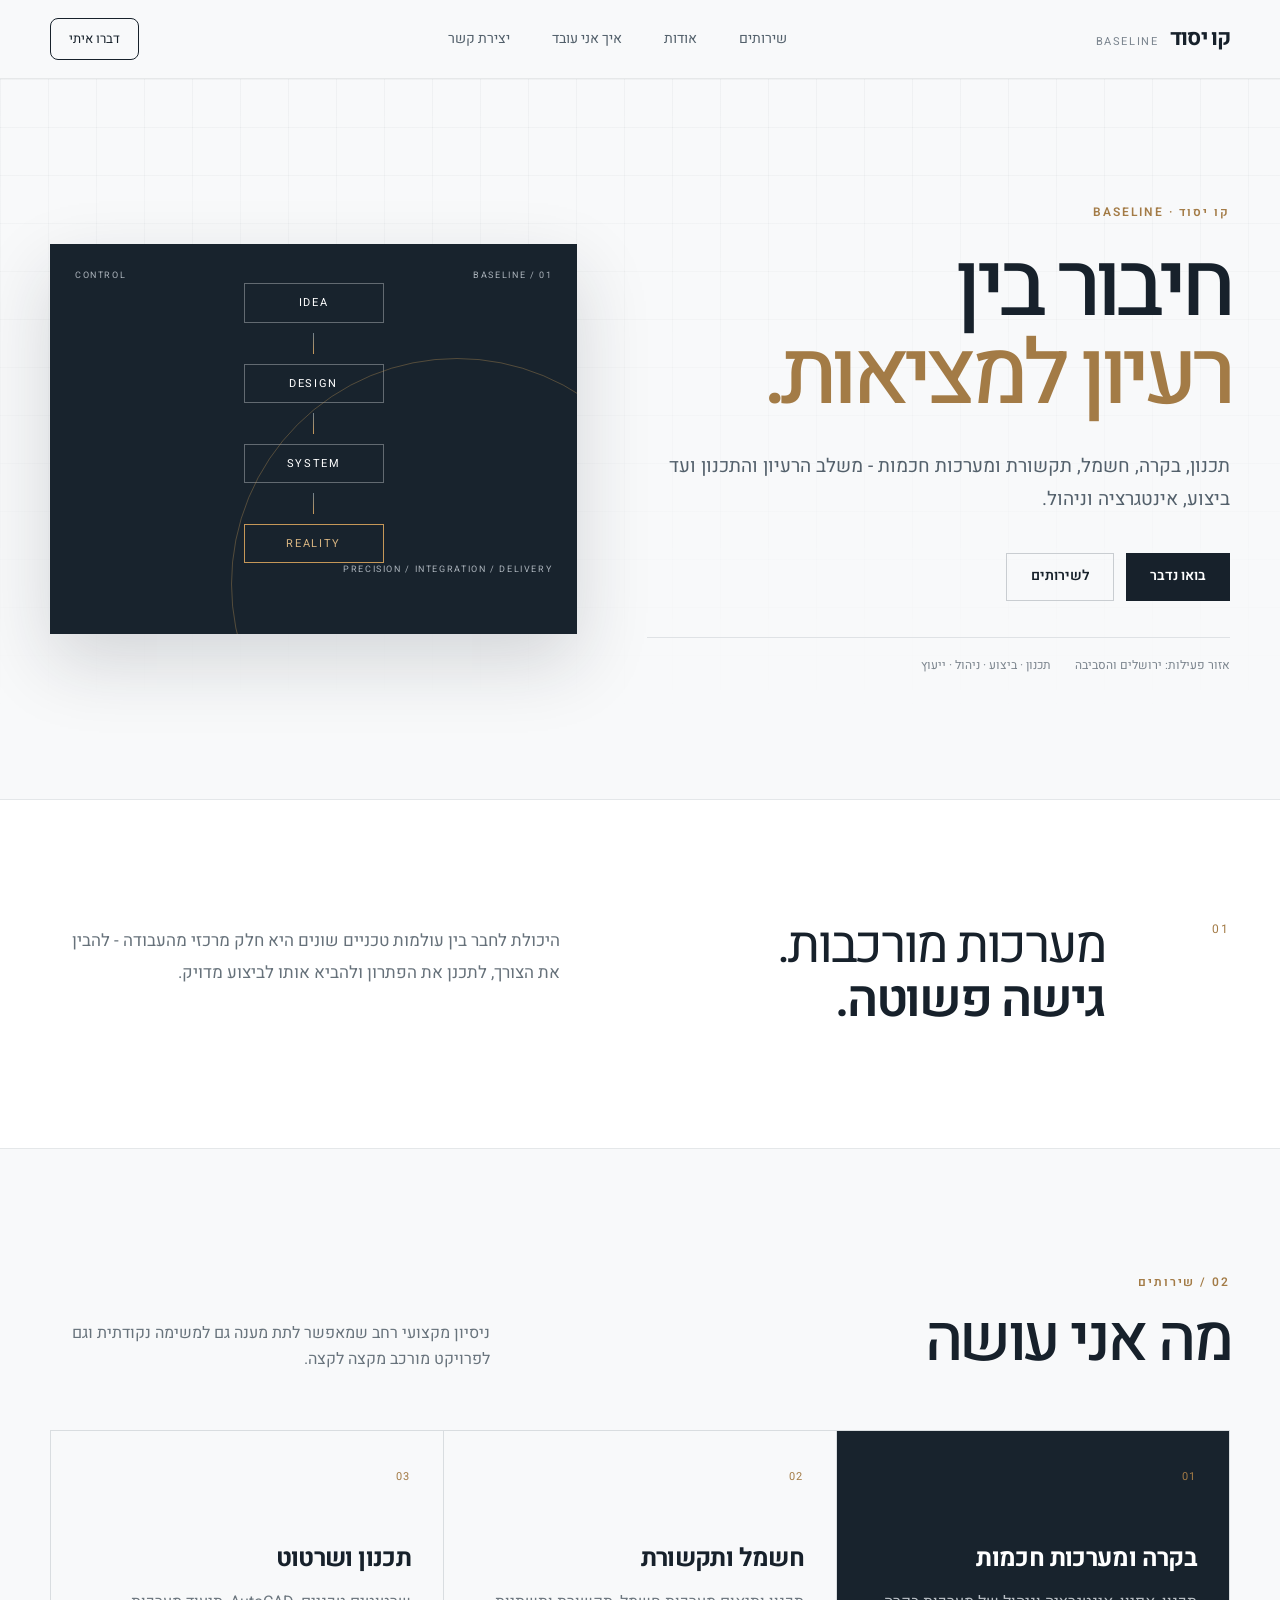
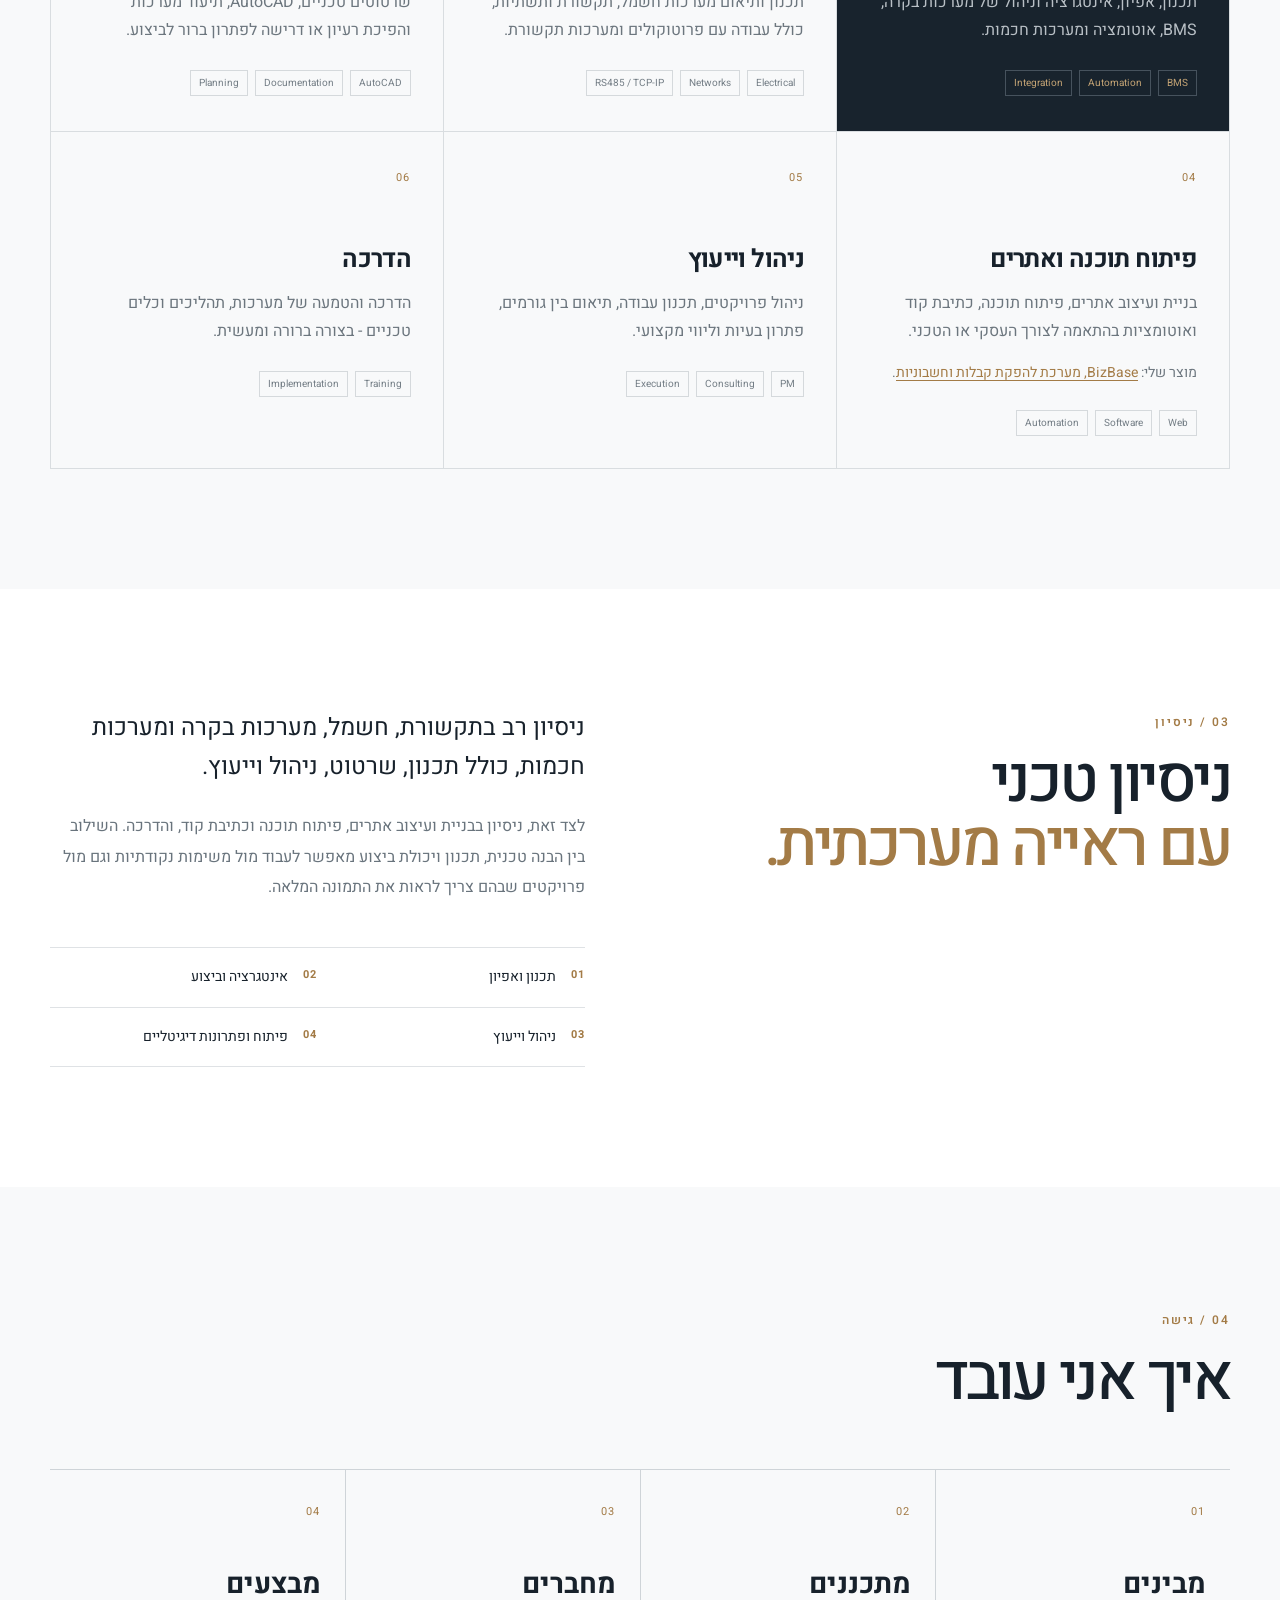
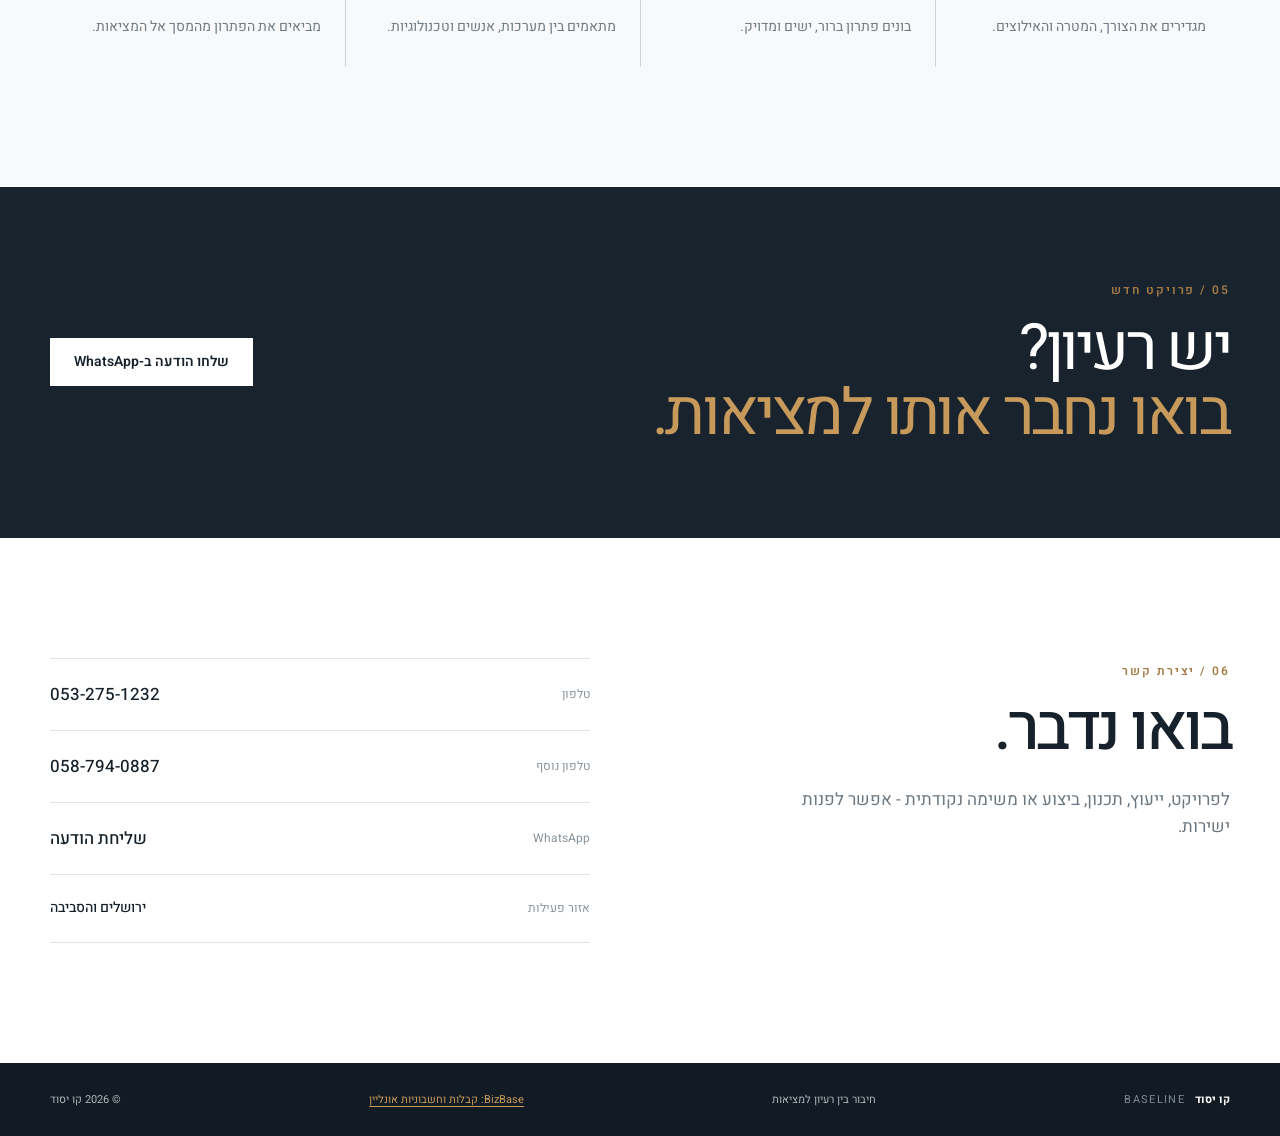
<file: index.html>
<!doctype html>
<html lang="he" dir="rtl">
<head>
  <!-- Google tag (gtag.js) -->
  <script async src="https://www.googletagmanager.com/gtag/js?id=G-5SY46DXR12"></script>
  <script>
    window.dataLayer = window.dataLayer || [];
    function gtag(){dataLayer.push(arguments);} 
    gtag('js', new Date());

    gtag('config', 'G-5SY46DXR12');
  </script>
  <meta charset="utf-8">
  <meta name="viewport" content="width=device-width, initial-scale=1">
  <meta name="description" content="קו יסוד - חיבור בין רעיון למציאות. תכנון, בקרה, חשמל, תקשורת, מערכות חכמות, פיתוח תוכנה וניהול פרויקטים באזור ירושלים.">
  <title>קו יסוד | חיבור בין רעיון למציאות</title>
  <meta name="description" content="קו יסוד - תכנון, ניהול, ייעוץ וביצוע של מערכות בקרה, חשמל, תקשורת ומערכות חכמות בירושלים והסביבה.">
  <meta name="robots" content="index, follow">
  <meta property="og:type" content="website">
  <meta property="og:locale" content="he_IL">
  <meta property="og:site_name" content="קו יסוד | BaseLine">
  <meta property="og:title" content="קו יסוד | מערכות בקרה, חשמל ומערכות חכמות">
  <meta property="og:description" content="תכנון, ניהול, ייעוץ וביצוע של מערכות בקרה, חשמל, תקשורת ומערכות חכמות בירושלים והסביבה.">
  <meta property="og:url" content="https://baseline-il.com/">
  <meta property="og:image" content="https://baseline-il.com/assets/og-image.jpg">
  <meta property="og:image:type" content="image/jpeg">
  <meta property="og:image:width" content="1200">
  <meta property="og:image:height" content="630">
  <meta name="twitter:card" content="summary_large_image">
  <meta name="twitter:image" content="https://baseline-il.com/assets/og-image.jpg">
  <script type="application/ld+json">
  {
    "@context": "https://schema.org",
    "@type": "ProfessionalService",
    "name": "קו יסוד",
    "alternateName": "BaseLine",
    "url": "https://baseline-il.com/",
    "telephone": "+972532751232",
    "address": {
      "@type": "PostalAddress",
      "streetAddress": "הברוש 39 בית מאיר",
      "addressLocality": "ירושלים",
      "addressCountry": "IL"
    },
    "areaServed": {
      "@type": "City",
      "name": "Jerusalem"
    },
    "description": "תכנון, ניהול, ייעוץ וביצוע של מערכות בקרה, חשמל, תקשורת ומערכות חכמות.",
    "knowsAbout": [
      "מערכות בקרה",
      "BMS",
      "מערכות חשמל",
      "מערכות תקשורת",
      "מערכות חכמות",
      "תכנון מערכות",
      "ניהול פרויקטים",
      "פיתוח תוכנה"
    ],
    "sameAs": []
  }
  </script>
  <link rel="canonical" href="https://baseline-il.com/">
  <link rel="icon" href="/assets/favicon.svg" type="image/svg+xml">
  <link rel="preconnect" href="https://fonts.googleapis.com">
  <link rel="preconnect" href="https://fonts.gstatic.com" crossorigin>
  <link href="https://fonts.googleapis.com/css2?family=Assistant:wght@300;400;500;600;700&family=Heebo:wght@300;400;500;600;700&display=swap" rel="stylesheet">
  <link rel="stylesheet" href="styles.css">
</head>
<body>
  <header class="site-header">
    <div class="container nav-wrap">
      <a class="brand" href="#top" aria-label="קו יסוד - דף הבית">
        <span class="brand-he">קו יסוד</span>
        <span class="brand-en">BaseLine</span>
      </a>
      <nav aria-label="Primary navigation">
        <a class="nav-link" href="#services">שירותים</a>
        <a class="nav-link" href="#about">אודות</a>
        <a class="nav-link" href="#approach">איך אני עובד</a>
        <a class="nav-link" href="#contact">יצירת קשר</a>
      </nav>
      <a class="nav-cta" href="https://wa.me/972532751232" target="_blank" rel="noopener">דברו איתי</a>
    </div>
  </header>

  <main id="top">
    <section class="hero">
      <div class="hero-grid"></div>
      <div class="container hero-inner">
        <div class="hero-copy">
          <div class="eyebrow">קו יסוד · BaseLine</div>
          <h1>חיבור בין<br><span>רעיון למציאות.</span></h1>
          <p class="hero-text">
            תכנון, בקרה, חשמל, תקשורת ומערכות חכמות - משלב הרעיון והתכנון ועד ביצוע, אינטגרציה וניהול.
          </p>
          <div class="hero-actions">
            <a class="button primary" href="#contact">בואו נדבר</a>
            <a class="button secondary" href="#services">לשירותים</a>
          </div>
          <div class="hero-meta">
            <span>אזור פעילות: ירושלים והסביבה</span>
            <span>תכנון · ביצוע · ניהול · ייעוץ</span>
          </div>
        </div>
        <div class="hero-visual" aria-hidden="true">
          <div class="technical-card">
            <div class="card-top">
              <span>BASELINE / 01</span>
              <span>CONTROL</span>
            </div>
            <div class="diagram">
              <div class="node n1">IDEA</div>
              <div class="line l1"></div>
              <div class="node n2">DESIGN</div>
              <div class="line l2"></div>
              <div class="node n3">SYSTEM</div>
              <div class="line l3"></div>
              <div class="node n4">REALITY</div>
            </div>
            <div class="card-bottom">PRECISION / INTEGRATION / DELIVERY</div>
          </div>
        </div>
      </div>
    </section>

    <section class="statement">
      <div class="container statement-inner">
        <span class="section-number">01</span>
        <h2>מערכות מורכבות.<br><strong>גישה פשוטה.</strong></h2>
        <p>היכולת לחבר בין עולמות טכניים שונים היא חלק מרכזי מהעבודה - להבין את הצורך, לתכנן את הפתרון ולהביא אותו לביצוע מדויק.</p>
      </div>
    </section>

    <section id="services" class="section services">
      <div class="container">
        <div class="section-heading">
          <div>
            <span class="kicker">02 / שירותים</span>
            <h2>מה אני עושה</h2>
          </div>
          <p>ניסיון מקצועי רחב שמאפשר לתת מענה גם למשימה נקודתית וגם לפרויקט מורכב מקצה לקצה.</p>
        </div>

        <div class="service-grid">
          <article class="service-card featured">
            <span class="service-index">01</span>
            <h3>בקרה ומערכות חכמות</h3>
            <p>תכנון, אפיון, אינטגרציה וניהול של מערכות בקרה, BMS, אוטומציה ומערכות חכמות.</p>
            <div class="tags"><span>BMS</span><span>Automation</span><span>Integration</span></div>
          </article>

          <article class="service-card">
            <span class="service-index">02</span>
            <h3>חשמל ותקשורת</h3>
            <p>תכנון ותיאום מערכות חשמל, תקשורת ותשתיות, כולל עבודה עם פרוטוקולים ומערכות תקשורת.</p>
            <div class="tags"><span>Electrical</span><span>Networks</span><span>RS485 / TCP-IP</span></div>
          </article>

          <article class="service-card">
            <span class="service-index">03</span>
            <h3>תכנון ושרטוט</h3>
            <p>שרטוטים טכניים, AutoCAD, תיעוד מערכות והפיכת רעיון או דרישה לפתרון ברור לביצוע.</p>
            <div class="tags"><span>AutoCAD</span><span>Documentation</span><span>Planning</span></div>
          </article>

          <article class="service-card">
            <span class="service-index">04</span>
            <h3>פיתוח תוכנה ואתרים</h3>
            <p>בניית ועיצוב אתרים, פיתוח תוכנה, כתיבת קוד ואוטומציות בהתאמה לצורך העסקי או הטכני.</p>
            <p class="product-link">מוצר שלי: <a href="https://bizbase-il.com/">BizBase, מערכת להפקת קבלות וחשבוניות</a>.</p>
            <div class="tags"><span>Web</span><span>Software</span><span>Automation</span></div>
          </article>

          <article class="service-card">
            <span class="service-index">05</span>
            <h3>ניהול וייעוץ</h3>
            <p>ניהול פרויקטים, תכנון עבודה, תיאום בין גורמים, פתרון בעיות וליווי מקצועי.</p>
            <div class="tags"><span>PM</span><span>Consulting</span><span>Execution</span></div>
          </article>

          <article class="service-card">
            <span class="service-index">06</span>
            <h3>הדרכה</h3>
            <p>הדרכה והטמעה של מערכות, תהליכים וכלים טכניים - בצורה ברורה ומעשית.</p>
            <div class="tags"><span>Training</span><span>Implementation</span></div>
          </article>
        </div>
      </div>
    </section>

    <section id="about" class="section about">
      <div class="container about-grid">
        <div>
          <span class="kicker">03 / ניסיון</span>
          <h2>ניסיון טכני<br><span>עם ראייה מערכתית.</span></h2>
        </div>
        <div class="about-copy">
          <p class="lead">ניסיון רב בתקשורת, חשמל, מערכות בקרה ומערכות חכמות, כולל תכנון, שרטוט, ניהול וייעוץ.</p>
          <p>לצד זאת, ניסיון בבניית ועיצוב אתרים, פיתוח תוכנה וכתיבת קוד, והדרכה. השילוב בין הבנה טכנית, תכנון ויכולת ביצוע מאפשר לעבוד מול משימות נקודתיות וגם מול פרויקטים שבהם צריך לראות את התמונה המלאה.</p>
          <div class="facts">
            <div><strong>01</strong><span>תכנון ואפיון</span></div>
            <div><strong>02</strong><span>אינטגרציה וביצוע</span></div>
            <div><strong>03</strong><span>ניהול וייעוץ</span></div>
            <div><strong>04</strong><span>פיתוח ופתרונות דיגיטליים</span></div>
          </div>
        </div>
      </div>
    </section>

    <section id="approach" class="section approach">
      <div class="container">
        <div class="section-heading">
          <div>
            <span class="kicker">04 / גישה</span>
            <h2>איך אני עובד</h2>
          </div>
        </div>
        <div class="process">
          <div class="process-item"><span>01</span><h3>מבינים</h3><p>מגדירים את הצורך, המטרה והאילוצים.</p></div>
          <div class="process-item"><span>02</span><h3>מתכננים</h3><p>בונים פתרון ברור, ישים ומדויק.</p></div>
          <div class="process-item"><span>03</span><h3>מחברים</h3><p>מתאמים בין מערכות, אנשים וטכנולוגיות.</p></div>
          <div class="process-item"><span>04</span><h3>מבצעים</h3><p>מביאים את הפתרון מהמסך אל המציאות.</p></div>
        </div>
      </div>
    </section>

    <section class="cta-band">
      <div class="container cta-inner">
        <div>
          <span class="kicker">05 / פרויקט חדש</span>
          <h2>יש רעיון?<br><span>בואו נחבר אותו למציאות.</span></h2>
        </div>
        <a class="button light" href="https://wa.me/972532751232" target="_blank" rel="noopener">שלחו הודעה ב-WhatsApp</a>
      </div>
    </section>

    <section id="contact" class="section contact">
      <div class="container contact-grid">
        <div>
          <span class="kicker">06 / יצירת קשר</span>
          <h2>בואו נדבר.</h2>
          <p>לפרויקט, ייעוץ, תכנון, ביצוע או משימה נקודתית - אפשר לפנות ישירות.</p>
        </div>
        <div class="contact-card">
          <a href="tel:+972532751232"><span>טלפון</span><strong>053-275-1232</strong></a>
          <a href="tel:+972587940887"><span>טלפון נוסף</span><strong>058-794-0887</strong></a>
          <a href="https://wa.me/972532751232" target="_blank" rel="noopener"><span>WhatsApp</span><strong>שליחת הודעה</strong></a>
          <div class="location"><span>אזור פעילות</span><strong>ירושלים והסביבה</strong></div>
        </div>
      </div>
    </section>
  </main>

  <footer>
    <div class="container footer-inner">
      <div>
        <strong>קו יסוד</strong>
        <span>BaseLine</span>
      </div>
      <span>חיבור בין רעיון למציאות</span>
      <a class="footer-link" href="https://bizbase-il.com/">BizBase: קבלות וחשבוניות אונליין</a>
      <span>© <span id="year"></span> קו יסוד</span>
    </div>
  </footer>

  <script src="script.js"></script>
</body>
</html>
</file>
<file: styles.css>
.site-header nav{display:flex;gap:30px;font-size:14px;color:#53606b}
.site-header .nav-link{padding:8px 6px;border-radius:6px;transition:color .18s,background .18s}
.site-header .nav-link:hover{color:#b5894d;background:transparent}
.nav-cta{padding:10px 18px;border:1px solid #17212b;font-size:13px;border-radius:8px}
*{box-sizing:border-box}html{scroll-behavior:smooth}body{margin:0;background:#f8f9fa;color:#17212b;font-family:"Heebo","Assistant",Arial,sans-serif;line-height:1.6}a{color:inherit;text-decoration:none}.container{width:min(1180px,calc(100% - 48px));margin:auto}.site-header{position:sticky;top:0;z-index:50;background:rgba(248,249,250,.9);backdrop-filter:blur(16px);border-bottom:1px solid rgba(23,33,43,.08)}.nav-wrap{height:78px;display:flex;align-items:center;justify-content:space-between;gap:30px}.brand{display:flex;align-items:baseline;gap:12px}.brand-he{font-size:22px;font-weight:700;letter-spacing:-.04em}.brand-en{font-size:11px;letter-spacing:.14em;text-transform:uppercase;color:#7b858f}.site-header nav{display:flex;gap:30px;font-size:14px;color:#53606b}.site-header nav a{transition:.2s}.site-header nav a:hover{color:#b5894d}.nav-cta{padding:10px 18px;border:1px solid #17212b;font-size:13px}.hero{min-height:720px;position:relative;overflow:hidden;background:#f8f9fa}.hero-grid{position:absolute;inset:0;background-image:linear-gradient(rgba(23,33,43,.035) 1px,transparent 1px),linear-gradient(90deg,rgba(23,33,43,.035) 1px,transparent 1px);background-size:48px 48px;mask-image:linear-gradient(to bottom,black 0%,transparent 90%)}.hero-inner{min-height:720px;display:grid;grid-template-columns:1.05fr .95fr;align-items:center;gap:70px;position:relative}.hero-copy{padding:80px 0}.eyebrow,.kicker{font-size:12px;letter-spacing:.16em;text-transform:uppercase;color:#a37b46;font-weight:600}.hero h1{font-size:clamp(52px,7vw,92px);line-height:.98;letter-spacing:-.065em;margin:22px 0 30px;font-weight:500}.hero h1 span{color:#a37b46}.hero-text{font-size:19px;line-height:1.75;color:#53606b;max-width:610px}.hero-actions{display:flex;gap:12px;margin:36px 0}.button{display:inline-flex;align-items:center;justify-content:center;min-height:48px;padding:0 24px;font-size:14px;font-weight:600;transition:transform .2s,background .2s}.button:hover{transform:translateY(-2px)}.button.primary{background:#17212b;color:#fff}.button.secondary{border:1px solid #c9cdd1}.hero-meta{display:flex;gap:24px;color:#7c858e;font-size:12px;border-top:1px solid #dfe2e5;padding-top:18px}.technical-card{height:390px;background:#18232d;color:#fff;position:relative;padding:25px;box-shadow:0 28px 70px rgba(23,33,43,.16);overflow:hidden}.technical-card:after{content:"";position:absolute;inset:auto -20% -45% 25%;width:450px;height:450px;border:1px solid rgba(196,151,88,.35);border-radius:50%}.card-top,.card-bottom{display:flex;justify-content:space-between;font-size:9px;letter-spacing:.18em;color:#aab2ba}.diagram{height:280px;display:flex;flex-direction:column;align-items:center;justify-content:center;gap:10px}.node{border:1px solid rgba(255,255,255,.32);padding:10px 24px;min-width:140px;text-align:center;font-size:11px;letter-spacing:.15em}.node.n4{border-color:#c59758;color:#d7b481}.line{height:26px;width:1px;background:linear-gradient(#71808b,#c59758)}.statement{padding:120px 0;background:#fff;border-top:1px solid #e4e7e9;border-bottom:1px solid #e4e7e9}.statement-inner{display:grid;grid-template-columns:90px 1fr 1fr;gap:35px;align-items:start}.section-number{font-size:12px;color:#a37b46;letter-spacing:.15em}.statement h2{font-size:clamp(34px,4vw,58px);line-height:1.05;letter-spacing:-.045em;margin:0;font-weight:400}.statement h2 strong{font-weight:600}.statement p{margin:5px 0 0;color:#66717a;font-size:17px;line-height:1.9}.section{padding:120px 0}.section-heading{display:flex;justify-content:space-between;align-items:end;gap:40px;margin-bottom:58px}.section-heading h2,.about h2,.contact h2{font-size:clamp(42px,5vw,68px);line-height:1;letter-spacing:-.055em;margin:14px 0 0;font-weight:500}.section-heading>p{max-width:440px;color:#68737c;margin:0}.service-grid{display:grid;grid-template-columns:repeat(3,1fr);gap:1px;background:#d9dde0;border:1px solid #d9dde0}.service-card{background:#f8f9fa;min-height:300px;padding:32px;position:relative;transition:.25s}.service-card:hover{background:#fff}.service-card.featured{background:#18232d;color:#fff}.service-index{font-size:11px;letter-spacing:.15em;color:#a37b46}.service-card h3{font-size:25px;line-height:1.2;margin:55px 0 14px;letter-spacing:-.025em}.service-card p{color:#6c767e;line-height:1.8;margin:0;max-width:330px}.featured p{color:#b9c0c6}.tags{display:flex;gap:7px;flex-wrap:wrap;margin-top:25px}.tags span{font-size:10px;padding:4px 8px;border:1px solid #d5d9dc;color:#747e86}.featured .tags span{border-color:#46525d;color:#c3a374}.about{background:#fff}.about-grid{display:grid;grid-template-columns:1fr 1fr;gap:110px}.about h2 span{color:#a37b46}.about-copy .lead{font-size:24px;line-height:1.6;margin:0 0 25px}.about-copy>p:not(.lead){color:#69747d;font-size:16px;line-height:1.9}.facts{display:grid;grid-template-columns:1fr 1fr;margin-top:45px;border-top:1px solid #dfe2e5}.facts div{padding:18px 0;border-bottom:1px solid #dfe2e5;display:flex;gap:15px}.facts strong{color:#a37b46;font-size:11px;letter-spacing:.1em}.facts span{font-size:14px}.approach{background:#f8f9fa}.process{display:grid;grid-template-columns:repeat(4,1fr);border-top:1px solid #cfd4d8}.process-item{padding:28px 24px;border-left:1px solid #cfd4d8}.process-item:last-child{border-left:0}.process-item span{font-size:11px;color:#a37b46;letter-spacing:.15em}.process-item h3{font-size:28px;margin:40px 0 8px}.process-item p{margin:0;color:#707b83;font-size:14px}.cta-band{background:#18232d;color:#fff;padding:90px 0}.cta-inner{display:flex;align-items:center;justify-content:space-between;gap:40px}.cta-band h2{font-size:clamp(42px,5vw,68px);line-height:1.02;letter-spacing:-.05em;font-weight:400;margin:15px 0 0}.cta-band h2 span{color:#c79a5c}.button.light{background:#fff;color:#17212b}.contact{background:#fff}.contact-grid{display:grid;grid-template-columns:1fr 1fr;gap:100px}.contact p{color:#6b767f;font-size:17px;max-width:470px;margin-top:25px}.contact-card{border-top:1px solid #dfe2e5}.contact-card>a,.location{display:flex;justify-content:space-between;align-items:center;padding:22px 0;border-bottom:1px solid #dfe2e5}.contact-card span{font-size:12px;color:#8a939b}.contact-card strong{font-size:17px;font-weight:500}.location strong{font-size:14px}.service-card .product-link{margin-top:14px;font-size:14px}.product-link a,.footer-link{color:#a37b46;text-decoration:underline;text-underline-offset:3px}.footer-link{color:#c79a5c}footer{background:#121b23;color:#aeb6bd;padding:28px 0}.footer-inner{display:flex;align-items:center;justify-content:space-between;font-size:11px;gap:20px}.footer-inner div{display:flex;gap:10px;align-items:baseline;color:#fff}.footer-inner div span{color:#7d8992;letter-spacing:.12em;text-transform:uppercase} @media(max-width:850px){.site-header nav{display:none}.nav-wrap{height:70px}.hero,.hero-inner{min-height:auto}.hero-inner{grid-template-columns:1fr;gap:20px}.hero-copy{padding:80px 0 20px}.hero-visual{padding-bottom:70px}.technical-card{height:330px}.statement-inner,.about-grid,.contact-grid{grid-template-columns:1fr;gap:30px}.statement,.section{padding:80px 0}.statement p{margin-top:0}.service-grid{grid-template-columns:1fr 1fr}.process{grid-template-columns:1fr 1fr}.process-item{border-bottom:1px solid #cfd4d8}.cta-inner{flex-direction:column;align-items:flex-start}.footer-inner{flex-direction:column;align-items:flex-start}.hero-meta{flex-direction:column;gap:6px}} @media(max-width:560px){.container{width:min(100% - 32px,1180px)}.brand-en{display:none}.hero h1{font-size:52px}.hero-text{font-size:17px}.service-grid,.process{grid-template-columns:1fr}.service-card{min-height:250px}.service-card h3{margin-top:35px}.section-heading{display:block}.section-heading>p{margin-top:20px}.hero-actions{flex-wrap:wrap}.hero-actions .button{flex:1}.hero-meta{font-size:11px}.technical-card{height:300px}.node{min-width:120px}.diagram{height:210px}}
</file>
